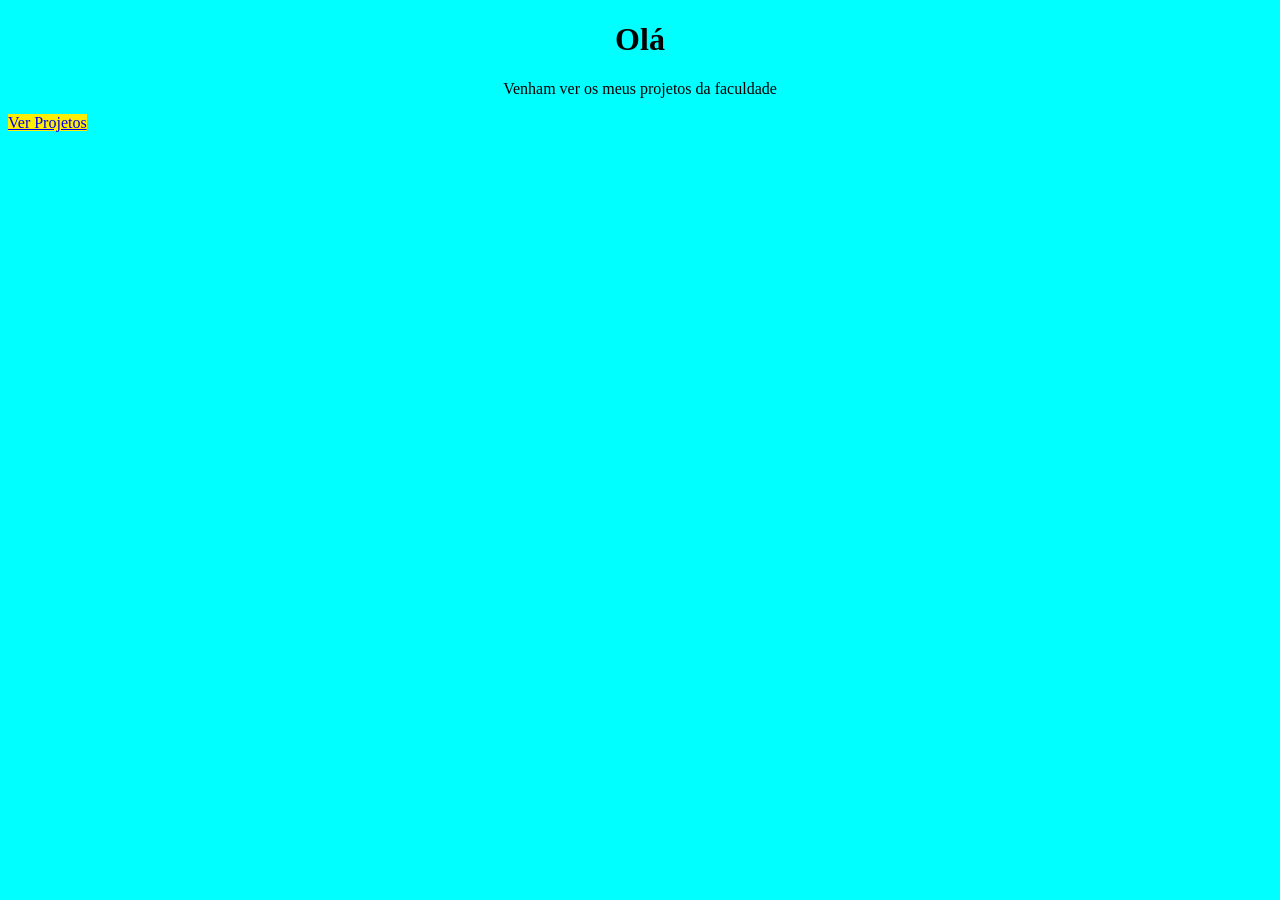
<file: index.html>
<!DOCTYPE html>
<html lang="en">
<head>
    <meta charset="UTF-8">
    <meta name="viewport" content="width=device-width, initial-scale=1.0">
    <title>Esqueleto</title>
    <link href="css.css" rel="stylesheet">
</head>
<body>

    <h1>Olá</h1>

    <p>Venham ver os meus projetos da faculdade</p>

    <a href="project.html">Ver Projetos</a>
    
</body>
</html>
</file>
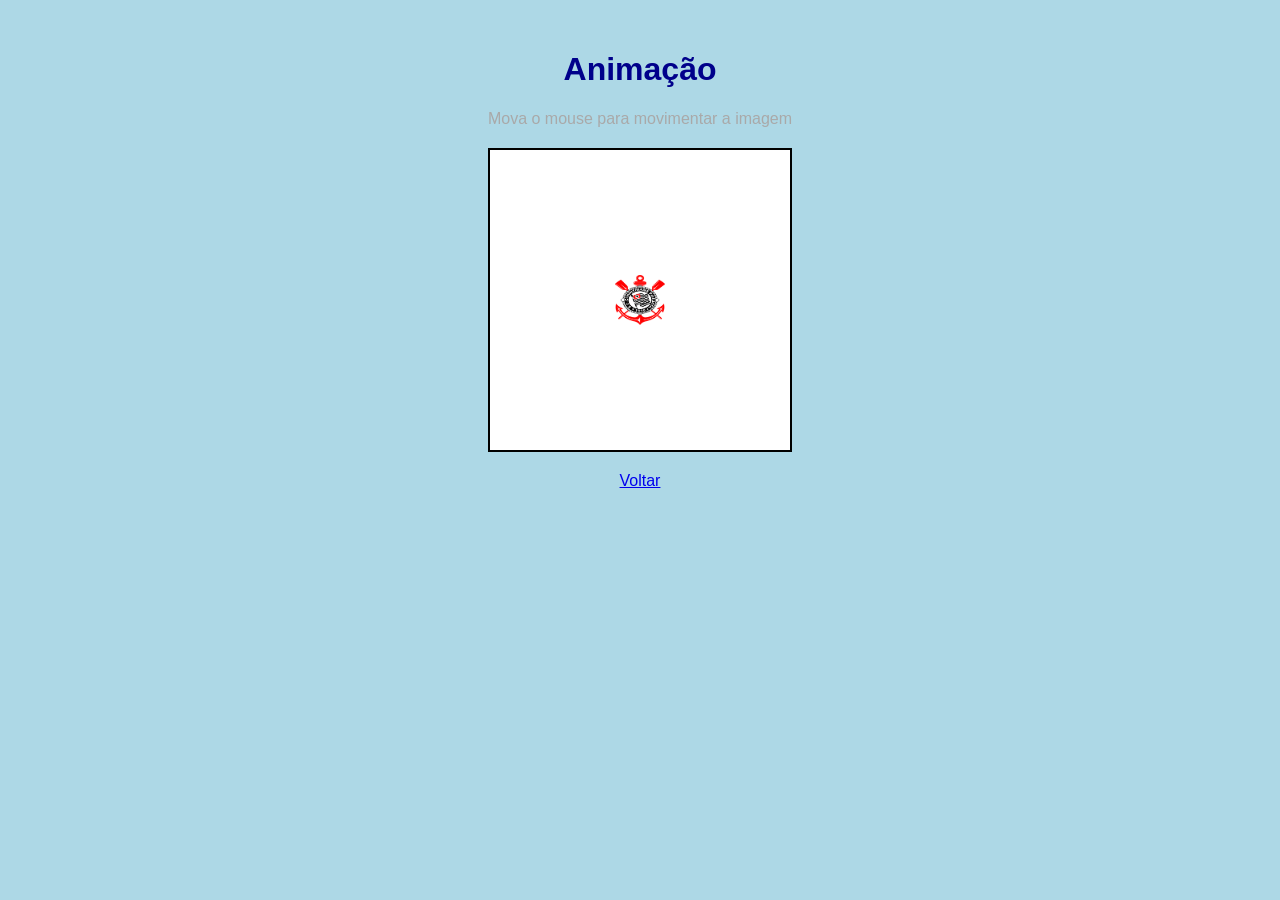
<file: animation.html>
<!DOCTYPE html>
<html lang="en">
<head>
    <meta charset="UTF-8">
    <meta name="viewport" content="width=device-width, initial-scale=1.0">
    <title>Animation</title>
    <link href="animation.css" rel="stylesheet">
</head>
<body>
    <h1>Animação</h1>

    <p>Mova o mouse para movimentar a imagem</p>

    <canvas id="meuCanvas" width="300" height="300"></canvas>

    <a href="project.html">Voltar</a>
    
    <script src="animation.js"></script>
</body>
</html>
</file>
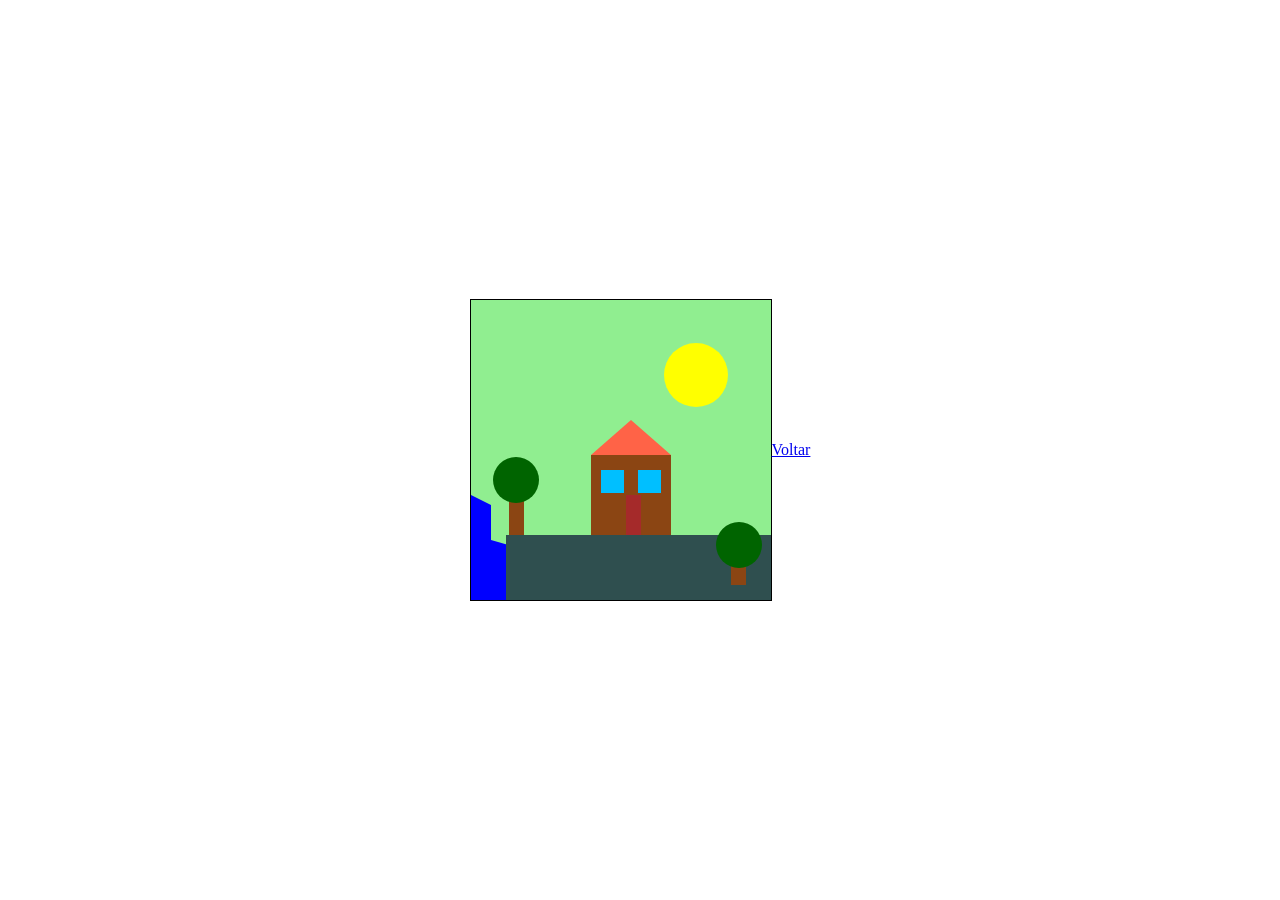
<file: canvas.html>
<!DOCTYPE html>
<html lang="en">
<head>
    <meta charset="UTF-8">
    <meta name="viewport" content="width=device-width, initial-scale=1.0">
    <title>Canvas</title>
    <link href="canvas.css" rel="stylesheet">
</head>
<body>

    <canvas id="meuCanvas" width="300" height="300"></canvas>

    <a href="project.html">Voltar</a>
    
    <script src="canvas.js"></script>
</body>
</html>
</file>
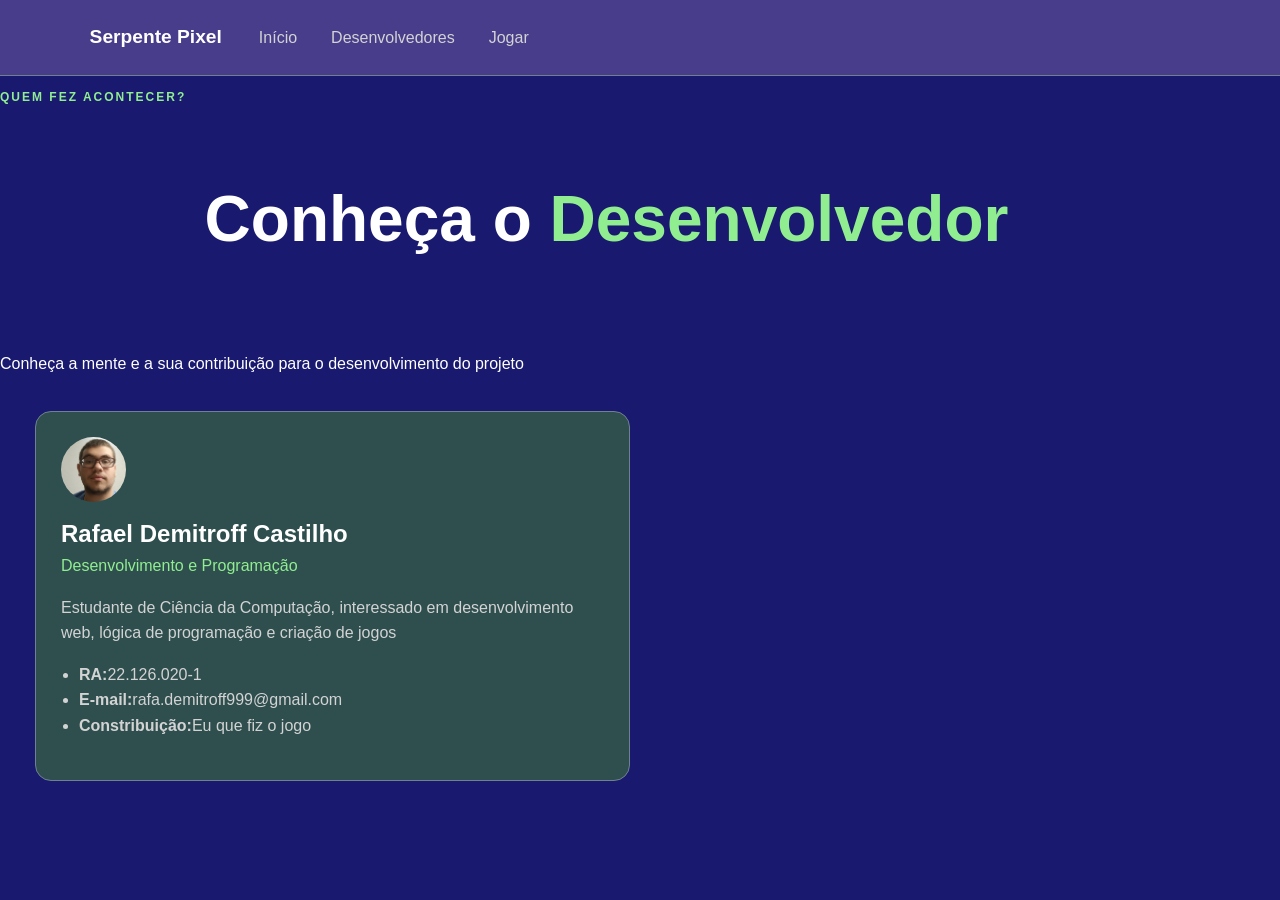
<file: desenvolvedores.html>
<!DOCTYPE html>
<html lang="en">
<head>
    <meta charset="UTF-8">
    <meta name="viewport" content="width=device-width, initial-scale=1.0">
    <title>Desenvolvedores</title>
    <link href="style.css" rel="stylesheet">
</head>
<body>
    <header class="site-header">
        <a class="logo" href="index.html">Serpente Pixel</a>

        <nav>
            <a href="project.html">Início</a>
            <a href="active" href="">Desenvolvedores</a>
            <a href="jogo.html">Jogar</a>
        </nav>
    </header>

    <main class="page-wrap">
        <p class="eyebrow">QUEM FEZ ACONTECER?</p>

        <h1>Conheça o <span>Desenvolvedor</span></h1>

        <p class="page-intro">
            Conheça a mente e a sua contribuição para o desenvolvimento do projeto
        </p>
    </main>

    <section class="developer-grid">
        <article class="developer-card">
            <div class="avatar"> 
                <img src="fotodorafa.jpeg" alt="Foto do Desenvolvedor"> 
            </div>

            <h2>Rafael Demitroff Castilho</h2>

            <p class="role">Desenvolvimento e Programação</p>

            <p>
                Estudante de Ciência da Computação, interessado em desenvolvimento web, lógica de programação e criação de jogos
            </p>

            <ul>
                <li><strong>RA:</strong>22.126.020-1</li>
                <li><strong>E-mail:</strong>rafa.demitroff999@gmail.com</li>
                <li><strong>Constribuição:</strong>Eu que fiz o jogo</li>
            </ul>
        </article>
    </section>
    
    <script src="game.js" type="text/javascript"></script>
</body>
</html>
</file>
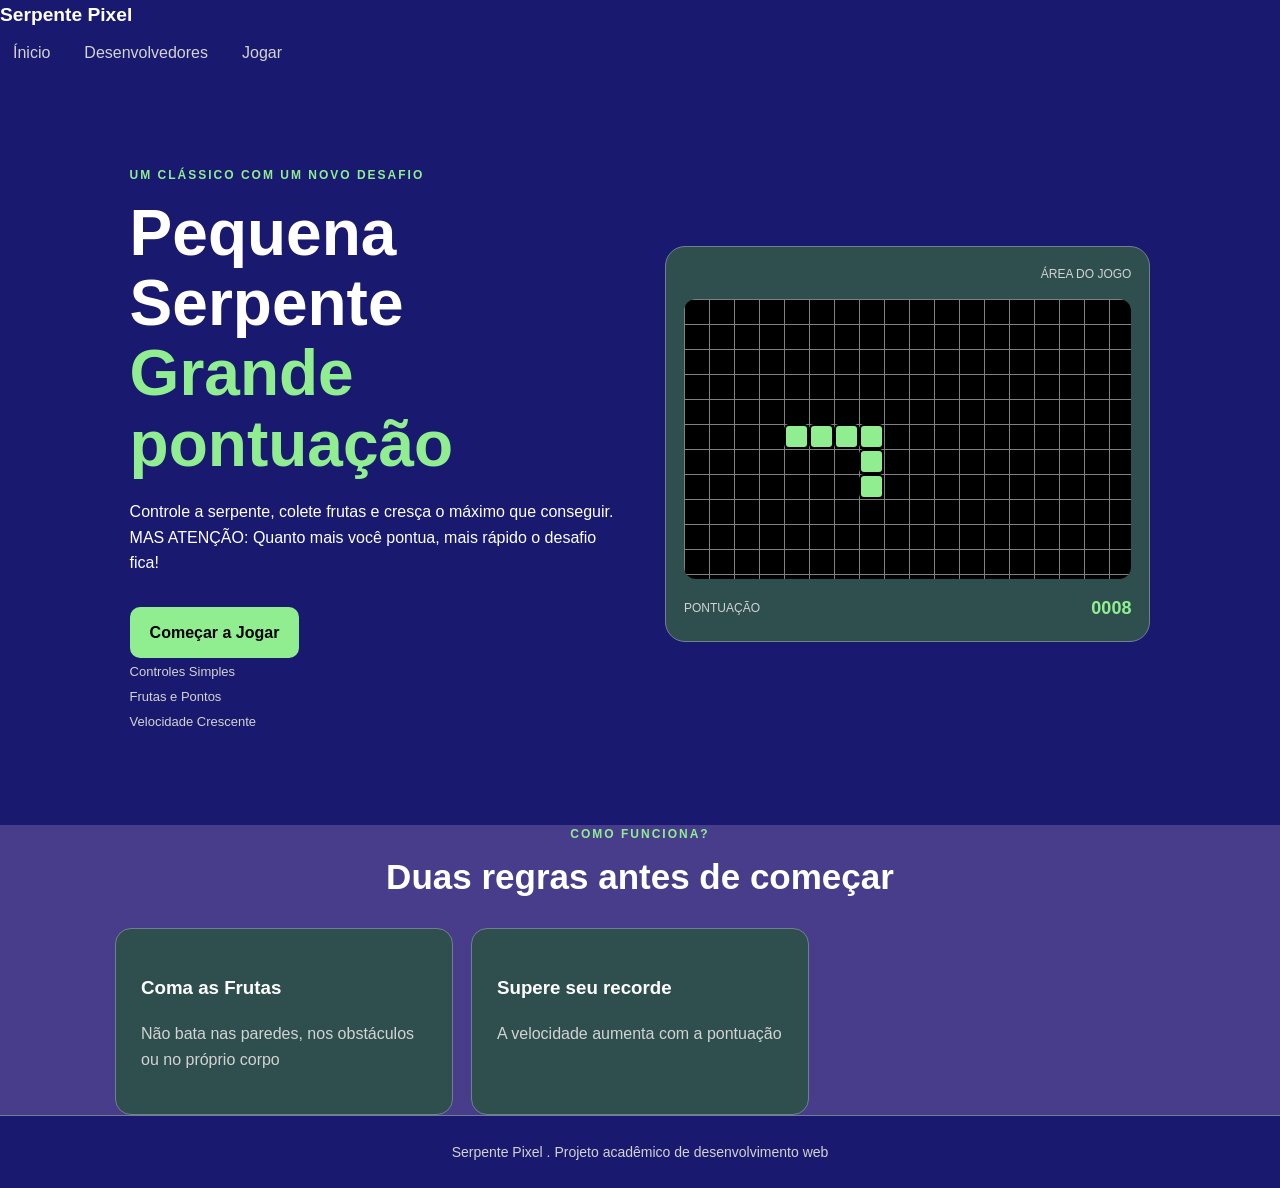
<file: inicial.html>
<!DOCTYPE html>
<html lang="en">
<head>
    <meta charset="UTF-8">
    <meta name="viewport" content="width=device-width, initial-scale=1.0">
    <title>Serpente Pixel | Início </title>
    <link href="style.css" rel="stylesheet">
</head>
<body>
    <header class="ste-header">
        <a class="logo" href="">Serpente Pixel</a>

        <nav>
            <a class="active" href="project.html">Ínicio</a>
            <a href="desenvolvedores.html">Desenvolvedores</a>
            <a href="jogo.html">Jogar</a>
        </nav>
    </header>

    <main class="hero">
        <section class="hero-copy">
            <p class="eyebrow">UM CLÁSSICO COM UM NOVO DESAFIO</p>

            <h1>
                Pequena Serpente <br>
                <span>Grande pontuação</span>
            </h1>

            <p>
                Controle a serpente, colete frutas e cresça o máximo que conseguir. MAS ATENÇÃO: Quanto mais você pontua, mais rápido o desafio fica!
            </p>

            <a class="button" href="jogo.html">Começar a Jogar</a>

            <div class="feature-row">
                <div>
                    <strong></strong>
                    <span>Controles Simples</span>
                </div>

                <div>
                    <strong></strong>
                    <span>Frutas e Pontos</span>
                </div>

                <div>
                    <strong></strong>
                    <span>Velocidade Crescente</span>
                </div>
            </div>
        </section>

        <section class="preview-card">
            <div class="preview-top">
                <span></span>
                <span>ÁREA DO JOGO</span>
            </div>

            <div class="mini-board">
                <span class="snake s1"></span>
                <span class="snake s2"></span>
                <span class="snake s3"></span>
                <span class="snake s4"></span>
                <span class="snake s5"></span>
                <span class="snake s6"></span>
                <span class="fruit"></span>
            </div>

            <div class="preview-score">
                <span>PONTUAÇÃO</span>
                <strong>0008</strong>
            </div>
        </section>
    </main>

    <section class="how-section">
        <p class="eyebrow">COMO FUNCIONA?</p>
        <h2>Duas regras antes de começar</h2>

        <div class="cards">
            <article class="info-card">
                <span class="card-icon"></span>
                <h3>Coma as Frutas</h3>
                <p>Não bata nas paredes, nos obstáculos ou no próprio corpo</p>
            </article>

            <article class="info-card">
                <span class="card-icon"></span>
                <h3>Supere seu recorde</h3>
                <p>A velocidade aumenta com a pontuação</p>
            </article>
        </div>
    </section>

    <footer>
        Serpente Pixel . Projeto acadêmico de desenvolvimento web
    </footer>

    <script src="game.js" type="text/javascript"></script>
</body>
</html>
</file>
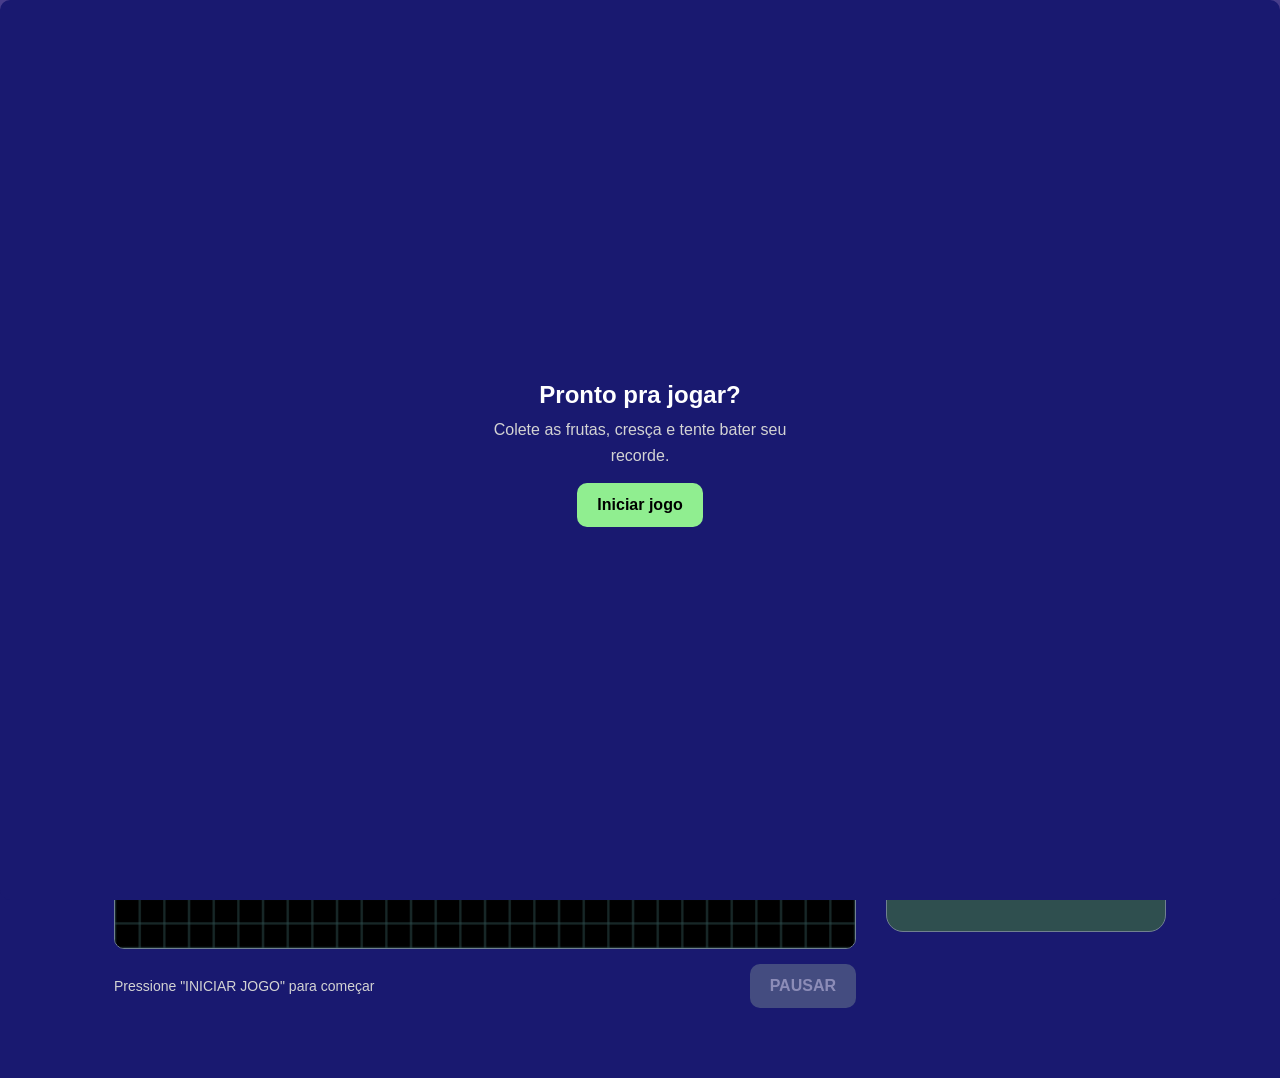
<file: jogo.html>
<!DOCTYPE html>
<html lang="en">
<head>
    <meta charset="UTF-8">
    <meta name="viewport" content="width=device-width, initial-scale=1.0">
    <title>Serpente Pixel | Jogar</title>
    <link href="style.css" rel="stylesheet">
</head>
<body>
    <header class="site-header">
        <a class="logo" href="index.html">Serpente Pixel</a>

        <nav>
            <a href="project.html">Início</a>
            <a href="desenvolvedores.html">Desenvolvedor</a>
            <a class="active" href="">Jogar</a>
        </nav>
    </header>

    <main class="game-layout">
        <section class="game-heading">
            <p class="eyebrow">HORA DO DESAFIO</p>

            <h1>Serpente <span>Pixel</span></h1>

            <p>
                Use as setas ou WASD para se movimentar. <br>
                Pegue as frutas e não encoste nos obstáculos
            </p>
        </section>

        <section class="game-pixel">
            <div class="stats">
                <div>
                    <span>PONTUAÇÃO</span>
                    <strong id="score">0</strong>
                </div>

                <div>
                    <span>RECORDE</span>
                    <strong id="best">0</strong>
                </div>

                <div>
                    <span>VELOCIDADE</span>
                    <strong id="level">1</strong>
                </div>
            </div>

            <div class="canvas=wrap">
                <canvas id="gameCanvas" width="600" height="400" aria-label="Tabuleiro do jogo Serpente Pixel"></canvas>

                <div id="overlay" class="game-overlay">
                    <div class="overlay-icon"></div>

                    <h2 id="overlayTitle">Pronto pra jogar?</h2>

                    <p id="overlayText">
                        Colete as frutas, cresça e tente bater seu recorde.
                    </p>

                    <button id="startBtn" class="button" type="button">Iniciar jogo</button>
                </div>
            </div>

            <div class="game-actions">
                <p id="status" aria-live="polite">
                    Pressione "INICIAR JOGO" para começar
                </p>

                <button id="pauseBtn" 
                class="button button-secondary" 
                type="button" 
                disabled>
                PAUSAR
                </button>
            </div>
        </section>

        <aside class="instructions">
            <h2>Como Jogar</h2>

            <div class="control-line">
                <kbd>Seta pra Cima</kbd>
                <kbd>Seta pra Esquerda</kbd>
                <kbd>Seta pra Baixo</kbd>
                <kbd>Seta pra Direita</kbd>
                <span>ou use W A S D</span>
            </div>

            <ul>
                <li>Cada fruta vale <strong>10 pontos</strong>.</li>
                <li>A serpente cresce ao comer.</li>
                <li>A velocidade aumenta a cada 50 pontos</li>
                <li>Evite as paredes ou blocos e seu próprio corpo.</li>
                <li>Pressione Espaço para pausar ou continuar</li>
            </ul>

            <p class="small-note">
                Dica: Planeje suas curvas com atecedência para não ficar preso
            </p>
        </aside>
    </main>
    
    <script src="game.js" type="text/javascript"></script>
</body>
</html>
</file>
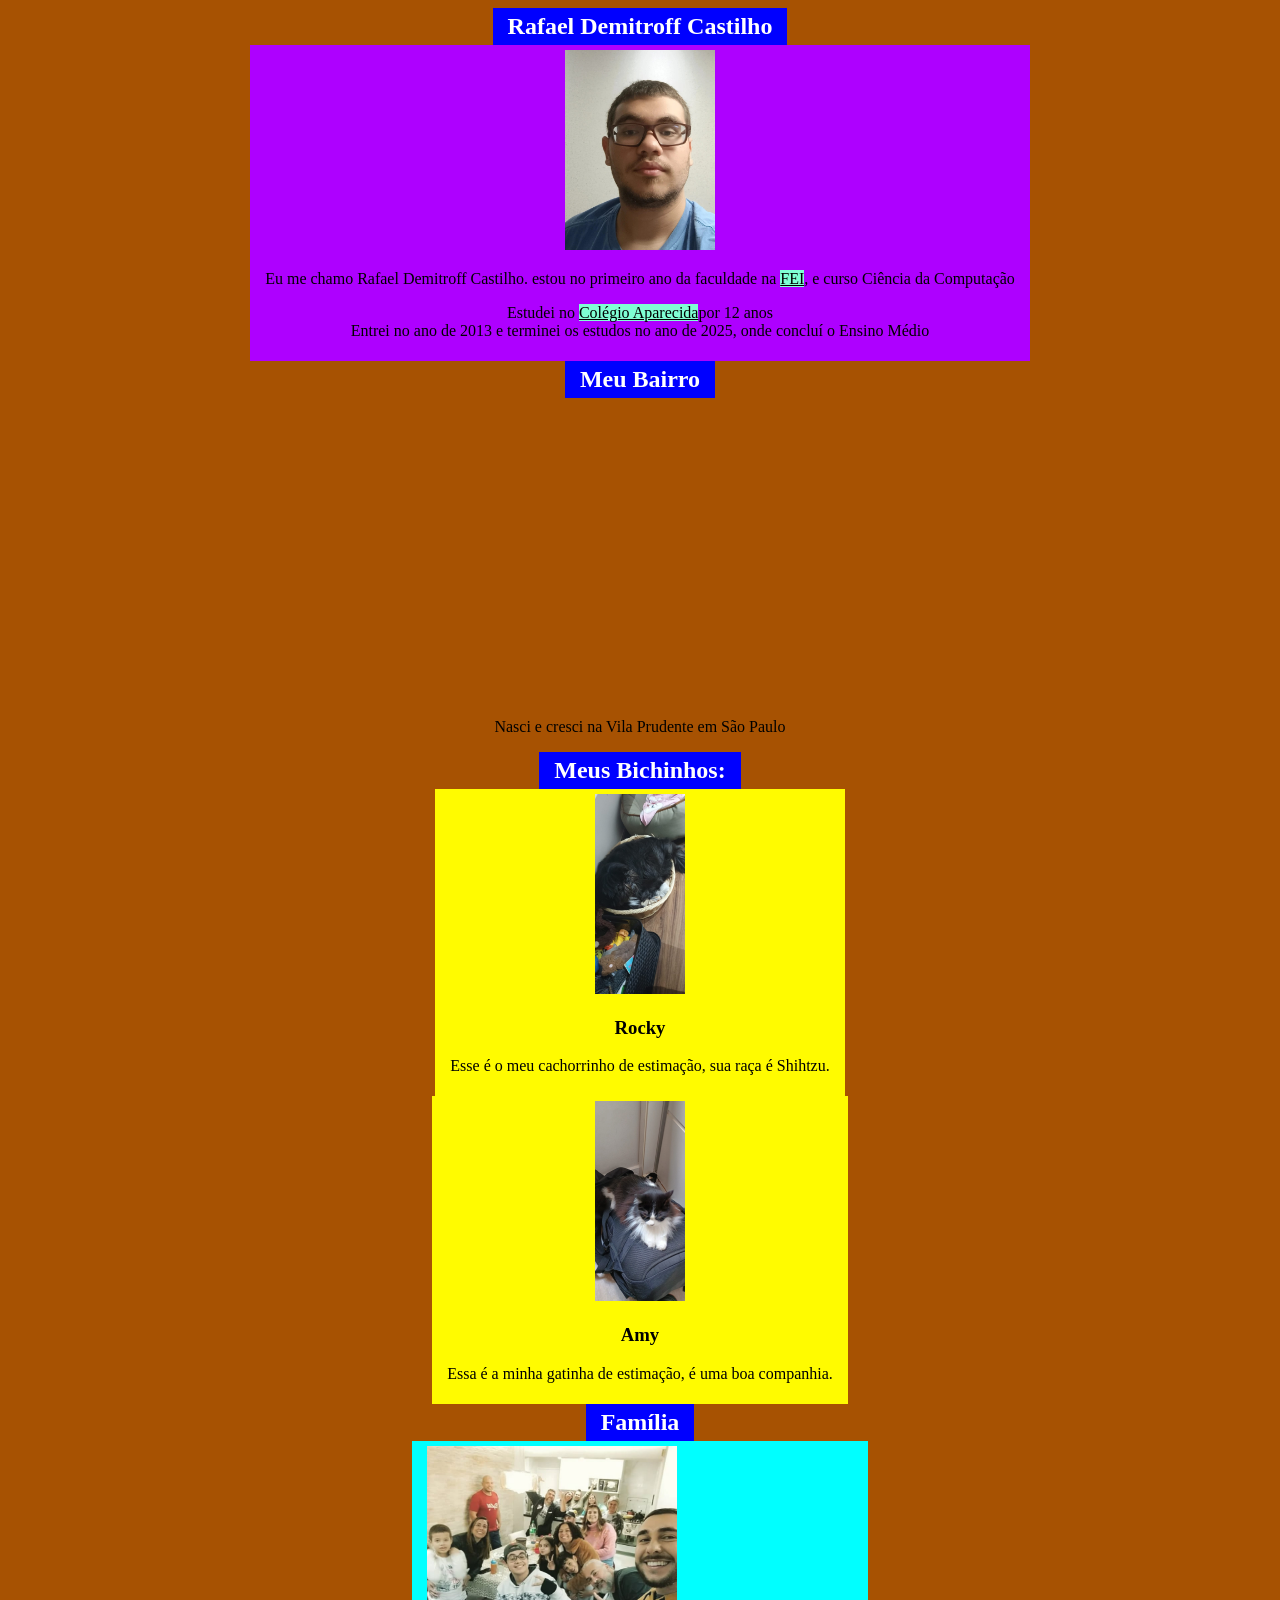
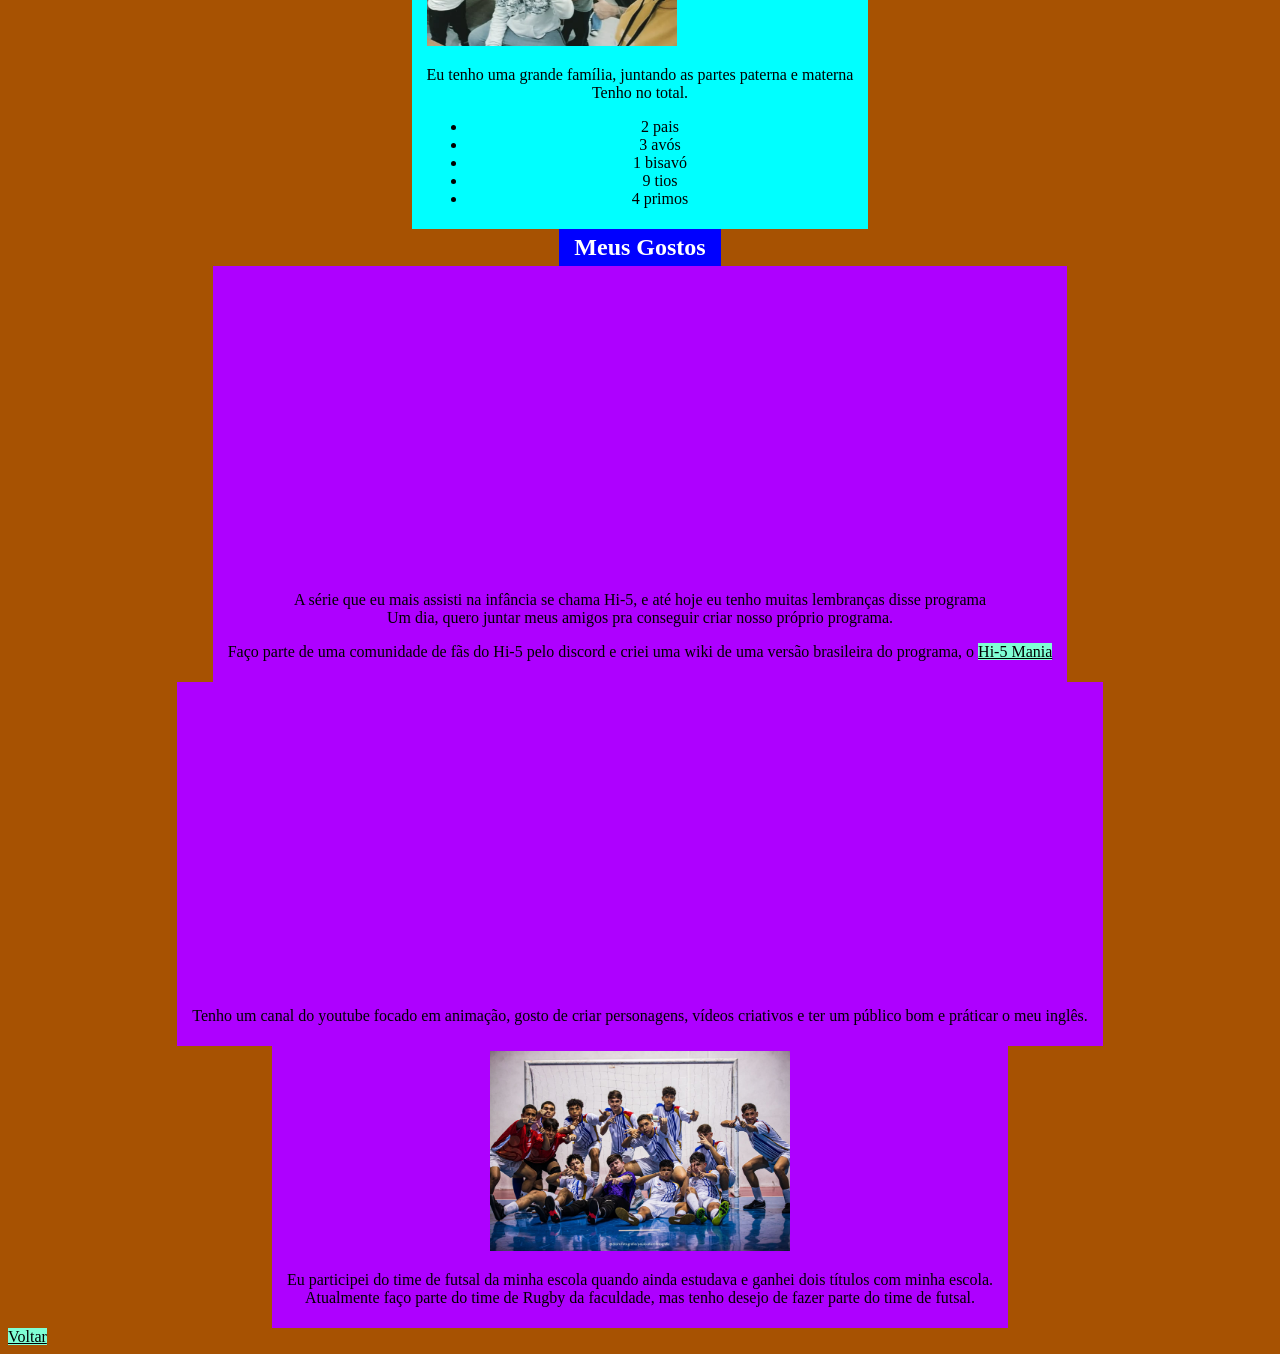
<file: lab1.html>
<!DOCTYPE html>
<html lang="en">
<head>
    <meta charset="UTF-8">
    <meta name="viewport" content="width=device-width, initial-scale=1.0">
    <title>Rafael</title>
    <link href="lab1.css" rel="stylesheet">
</head>
<body>
    
    <h2>Rafael Demitroff Castilho</h2>

    <div class="eumesmo">
        <img src="fotominha.jpeg" height="200" weight="200">

        <p>Eu me chamo Rafael Demitroff Castilho. estou no primeiro ano da faculdade na <a href="https://portal.fei.edu.br/">FEI</a>, e curso Ciência da Computação</p>

        <p>Estudei no <a href="https://colegioaparecida.com.br/">Colégio Aparecida</a>por 12 anos <br> Entrei no ano de 2013 e terminei os estudos no ano de 2025, onde concluí o Ensino Médio</p>
    </div>

        <h2>Meu Bairro</h2>

        <iframe src="https://www.google.com/maps/embed?pb=!1m18!1m12!1m3!1d7313.375782267789!2d-46.58900795469598!3d-23.579650432092972!2m3!1f0!2f0!3f0!3m2!1i1024!2i768!4f13.1!3m3!1m2!1s0x94ce5c0fdefc2d8d%3A0x3d63aaeef542076f!2sVila%20Prudente%2C%20S%C3%A3o%20Paulo%20-%20SP!5e0!3m2!1spt-BR!2sbr!4v1787610157782!5m2!1spt-BR!2sbr" width="600" height="450" style="border:0;" allowfullscreen="" loading="lazy" referrerpolicy="strict-origin-when-cross-origin"></iframe>

        <p>Nasci e cresci na Vila Prudente em São Paulo</p>

    <div class="bichinhos">

        <h2>Meus Bichinhos:</h2>

        <div class="bichinho">
            <img src="fotorocky.jpeg" alt="meu cachorro de estimação">

            <div class="textobicho">
                <h3>Rocky</h3>
                <p>Esse é o meu cachorrinho de estimação, sua raça é Shihtzu.</p>
            </div>
        </div>
    </div>

    <div class="bichinho">
            <img src="fotoamy.jpeg" alt="minha gata de estimação">

            <div class="textobicho">
                <h3>Amy</h3>
                <p>Essa é a minha gatinha de estimação, é uma boa companhia.</p>
            </div>
        </div>
    </div>

    <h2>Família</h2>

    <div class="familia">
        <img src="fotofamilia.jpeg" height="200" weight="200">
    

        <p>Eu tenho uma grande família, juntando as partes paterna e materna
            <br> Tenho no total.
        </p>

        <ul>
            <li>2 pais</li>
            <li>3 avós</li>
            <li>1 bisavó</li>
            <li>9 tios</li>
            <li>4 primos</li>
            </ul>
    </div>

    <h2>Meus Gostos</h2>

        <div class="hi5">
            <iframe width="560" height="315" src="https://www.youtube.com/embed/5Gj7TM77eoo?si=PszwLlzar3yCryer" title="YouTube video player" frameborder="0" allow="accelerometer; autoplay; clipboard-write; encrypted-media; gyroscope; picture-in-picture; web-share" referrerpolicy="strict-origin-when-cross-origin" allowfullscreen></iframe>

            <p>A série que eu mais assisti na infância se chama Hi-5, e até hoje eu tenho muitas lembranças disse programa <br> Um dia, quero juntar meus amigos pra conseguir criar nosso próprio programa.</p>
            <p>Faço parte de uma comunidade de fãs do Hi-5 pelo discord e criei uma wiki de uma versão brasileira do programa, o <a href="https://hi5fanon.fandom.com/wiki/Hi-5_Mania">Hi-5 Mania</a></p>
        </div>


        <div class="video2">
            <iframe width="560" height="315" src="https://www.youtube.com/embed/HoF019K4-PI?si=1jBCtcZNPDl75k3G" title="YouTube video player" frameborder="0" allow="accelerometer; autoplay; clipboard-write; encrypted-media; gyroscope; picture-in-picture; web-share" referrerpolicy="strict-origin-when-cross-origin" allowfullscreen></iframe>

            <p>Tenho um canal do youtube focado em animação, gosto de criar personagens, vídeos criativos e ter um público bom e práticar o meu inglês.</p>
        </div>

    <div class="fut">
        <img src="fotofutsal.jpeg" height="300" weight="300">

        <p>Eu participei do time de futsal da minha escola quando ainda estudava e ganhei dois títulos com minha escola. <br> Atualmente faço parte do time de Rugby da faculdade, mas tenho desejo de fazer parte do time de futsal.</p>
    </div>

    <a href="project.html">Voltar</a>
    
</body>
</html>
</file>
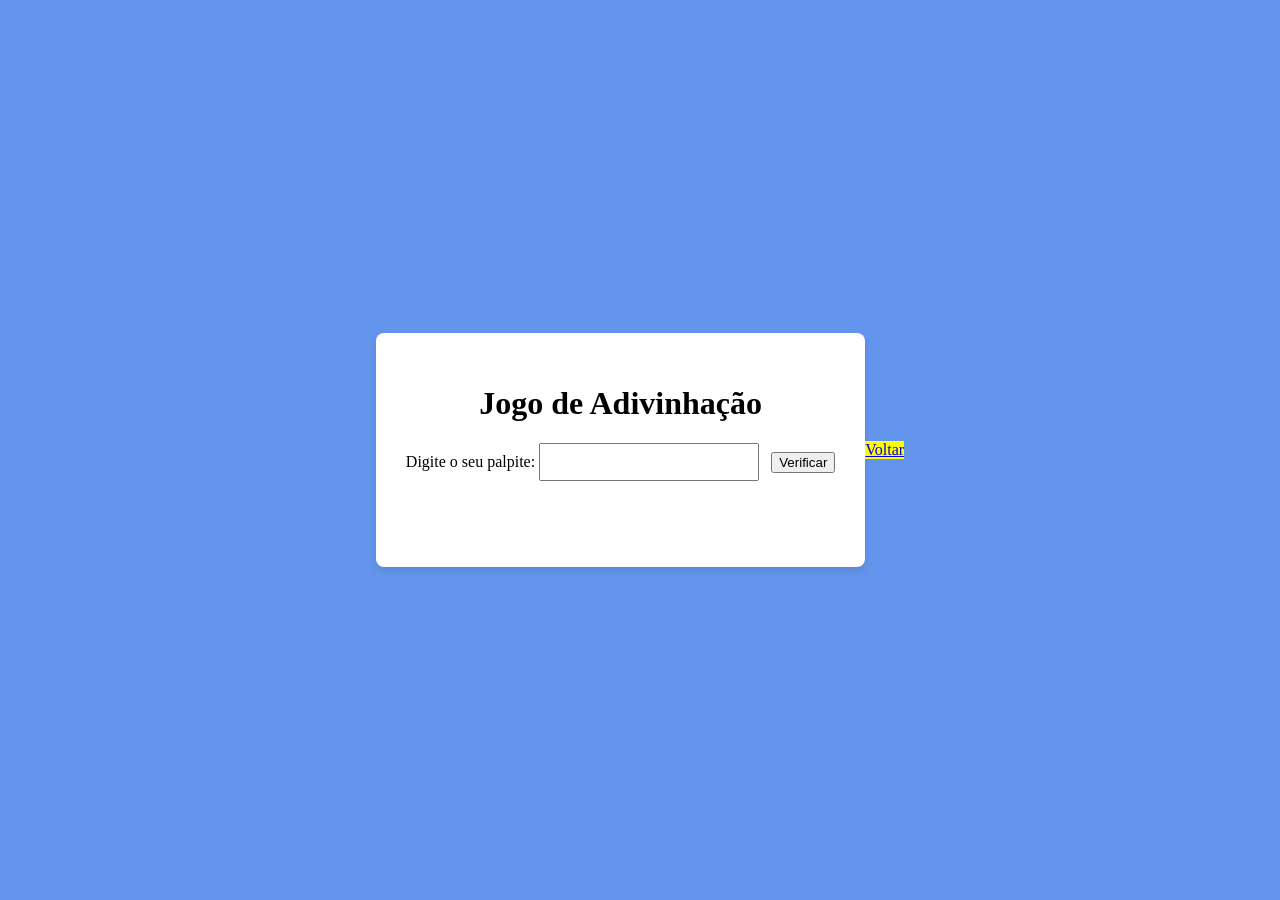
<file: lab4.html>
<!DOCTYPE html>
<html lang="en">
<head>
    <meta charset="UTF-8">
    <meta name="viewport" content="width=device-width, initial-scale=1.0">
    <title>Adivinhação</title>
    <link href="lab4.css" rel="stylesheet">
</head>
<body>
    
    <div id="container">
        <h1>Jogo de Adivinhação</h1>

        <label for="palpite">Digite o seu palpite:</label>
        <input type="number" id="palpite">

        <input type="button" onclick="verificarPalpite()" value="Verificar">

        <p id="mensagem"></p>
    </div>

    <a href="project.html">Voltar</a>

    <script src="lab4.js"></script>
</body>
</html>
</file>
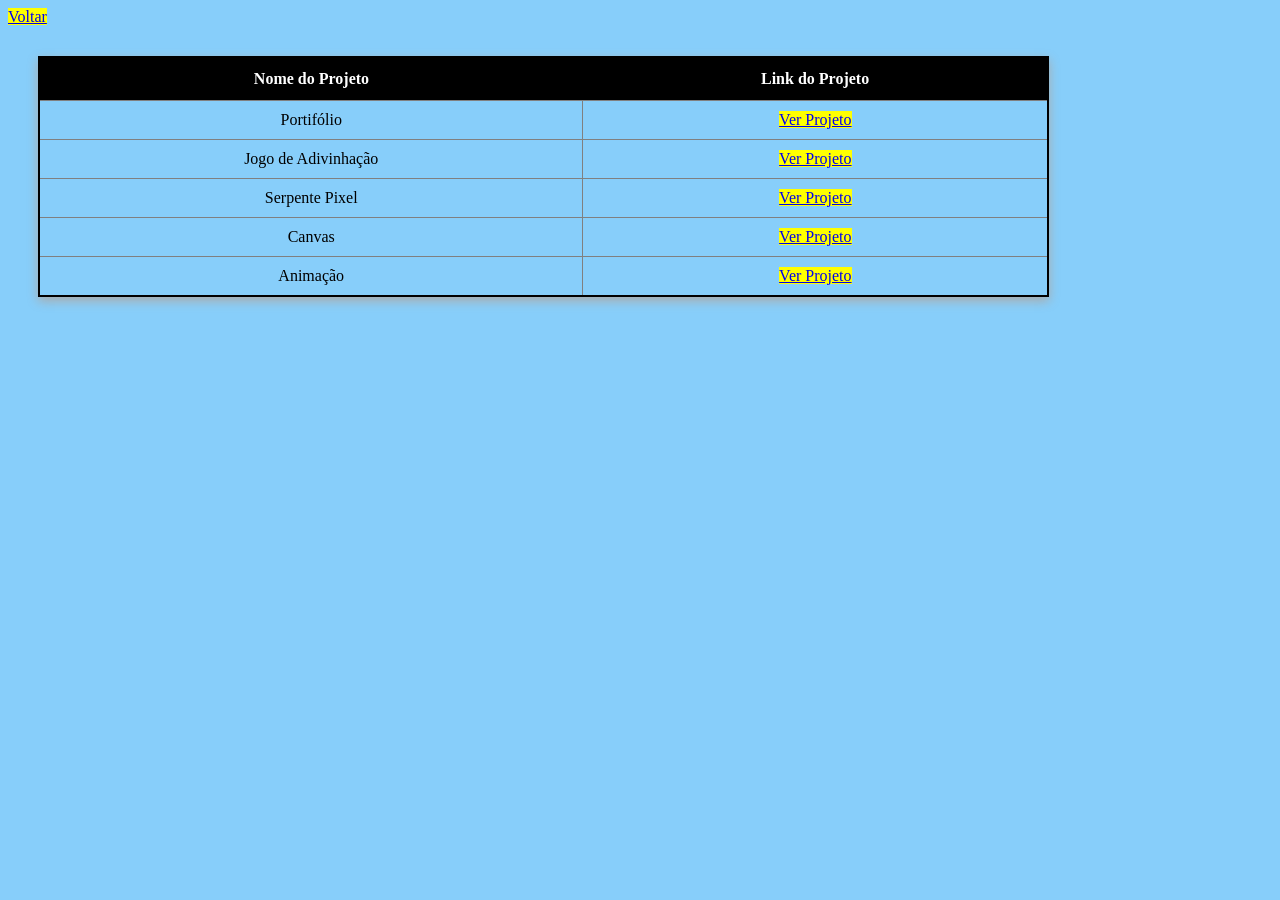
<file: project.html>
<!DOCTYPE html>
<html lang="en">
<head>
    <meta charset="UTF-8">
    <meta name="viewport" content="width=device-width, initial-scale=1.0">
    <title>Projetos</title>
    <link href="projs.css" rel="stylesheet">
</head>
<body>

    <a href="index.html">Voltar</a>

    <table>
        <tr>
            <th>Nome do Projeto</th>
            <th>Link do Projeto</th>
        </tr>
        <tr>
            <td>Portifólio</td>
            <td><a href="lab1.html">Ver Projeto</a></td>
        </tr>
        <tr>
            <td>Jogo de Adivinhação</td>
            <td><a href="lab4.html">Ver Projeto</a></td>
        </tr>
        <tr>
            <td>Serpente Pixel</td>
            <td><a href="inicial.html">Ver Projeto</a></td>
        </tr>
        <tr>
            <td>Canvas</td>
            <td><a href="canvas.html">Ver Projeto</a></td>
        </tr>
        <tr>
            <td>Animação</td>
            <td><a href="animation.html">Ver Projeto</a></td>
        </tr>
    </table>

    
</body>
</html>
</file>
<file: css.css>
body {
    background-color: aqua;
}

h1 {
    text-align: center;
}

p {
    text-align: center;
}

a {
    background-color: rgb(255, 238, 0);
    text-align: center;
}

a:hover {
    color: rgb(153, 0, 255)
}
</file>
<file: animation.css>
body {
    background-color: lightblue;
    font-family: Arial, Helvetica, sans-serif;
    text-align: center;
    margin: 0;
    padding: 30px;
}

h1 {
    color: darkblue;
}

p {
    color: darkgray;
}

canvas {
    display: block;
    margin: 20px auto;
    background-color: white;
    border: 2px solid black;
}
</file>
<file: canvas.css>
body {
    margin: 0;
    min-height: 100vh;
    background-color: white;
    display: flex;
    justify-content: center;
    align-items: center;
}

canvas {
    width: 300px;
    height: 300px;
    border: 1px solid black;
}
</file>
<file: style.css>
:root {
    --bg: midnightblue;
    --panel: darkslategray;
    --text: white;
    --muted: lightgray;
    --green: lightgreen;
    --border: slategray;
    --red: red;
}

* {
    box-sizing: border-box;
}

html {
    scroll-behavior: smooth;
}

body {
    margin: 0;
    background: var(--bg);
    color: var(--text);
    font-family: Arial, Helvetica, sans-serif;
    line-height: 1.6;
}

a {
    color: inherit;
    text-decoration: none;
}



.site-header {
    min-height: 76px;
    padding: 15px 7%;
    display: flex;
    align-items: center;
    justify-content: space-beetween;
    gap: 24px;
    background: darkslateblue;
    border-bottom: 1px solid var(--border);
}

.logo {
    font-size: 1.2rem;
    font-weight: bold;
}

nav {
    display: flex;
    flex-wrap: wrap;
    gap: 8px;
}

nav a {
    color: var(--muted);
    padding: 9px 13px;
    border-radius: 9px;
}

nav a:hover, nav a:active {
    color: black;
    background: var(--green);
}

.eyebrow {
    color: var(--green);
    letter-spacing: 2px;
    font-size: 12px;
    font-weight: bold;
}

h1 {
    font-size: clamp(38px, 5vw, 65px);
    line-height: 1.1;
    margin: 12px 0 20px;
}

h1 span {
    color: var(--green);
}

h2 {
    line-height: 1.2;
}

.button {
    display: inline-flex;
    align-items: center;
    justify-content: center;
    border: none;
    border-radius: 10px;
    padding: 13px 20px;
    margin-top: 15px;
    background: var(--green);
    color: black;
    font-size: 16px;
    font-weight: bold;
    cursor: pointer;
}

.button:hover {
    background: palegreen;
}

.button:disabled {
    opacity: 0.5;
    cursor: not-allowed;
}

.button-secondary {
    color: white;
    background: slategray;
    margin: 0;
}

.button-secondary:hover {
    background: gray;
}

.hero {
    max-width: 1200px;
    margin: auto;
    padding: 80px 7%;
    display: grid;
    grid-template-columns: 1fr 1fr;
    align-items: center;
    gap: 50px;
}

.hero-copy > p:not(.eyebrow)
.game-heading > p:not(.eyebrow)
.page-intro {
    color: var(--muted);
    max-width: 590px;
}

.feature-row div {
    display: grid;
    gap: 4px;
}

.feature-row strong {
    font-size: 22px;
}

.feature-row span {
    color: var(--muted);
    font-size: 13px;
}

.preview-card {
    padding: 18px;
    background: var(--panel);
    border: 1px solid var(--border);
    border-radius: 20px;
}

.preview-top,
.preview-score {
    display: flex;
    justify-content: space-between;
    align-items: center;
    color: var(--muted);
    font-size: 12px;
}

.preview-top span:first-child {
    color: var(--green);
}

.mini-board {
    height: 280px;
    margin: 15px 0;
    border-radius: 12px;
    position: relative;
    overflow: hidden;
    background-color: black;
    background-image: 
    linear-gradient(gray 1px, transparent 1px),
    linear-gradient(90deg, gray 1px, transparent 1px);
    background-size: 25px 25px;
}

.snake {
    position: absolute;
    width: 25px;
    height: 25px;
    background: var(--green);
    border: 2px solid black;
    border-radius: 5px;
}

.s1 {left: 100px; top: 125px;}
.s2 {left: 125px; top: 125px;}
.s3 {left: 150px; top: 125px;}
.s4 {left: 175px; top: 125px;}
.s5 {left: 175px; top: 150px;}
.s6 {left: 175px; top: 175px;}

.fruit {
    position: absolute;
    left: 280px;
    top: 175px;
    font-size: 25px;
}

.preview-score strong {
    color: var(--green);
    font-size: 18px;
}

.how-section {
    background: darkslateblue;
    padding: 60px 7% 7 5px;
    text-align: center;
}

.how-section h2 {
    font-size: 35px;
    margin: 10px 0 30px;
}

.cards {
    max-width: 1050px;
    margin: auto;
    display: grid;
    grid-template-columns: repeat(3, 1fr);
    gap: 18px;
    text-align: left;
}

.info-card,
.developer-card {
    padding: 25px;
    background: var(--panel);
    border: 1px solid var(--border);
    border-radius: 16px;
}

.card-icon {
    font-size: 30px;
}

.info-card p,
.developer-card p,
.developer-card li {
    color: var(--muted);
}

.page-wrap h1 {
    max-width: 1050px;
    margin: auto;
    padding: 65px 7% 80px;
}

.developer-grid {
    display: grid;
    grid-template-columns: repeat(2, minmax(0, 1fr));
    gap: 20px;
    margin: 35px;
}

.avatar {
    width: 65px;
    height: 65px;
    border-radius: 50%;
    overflow: hidden;
    background: seagreen;
}

.avatar img {
    width: 100%;
    height: 100%;
    object-fit: cover;
    display: block;
}

.developer-card h2 {
    margin: 18px 0 0;
}

.developer-card .role {
    color: var(--green);
    margin-top: 4px;
}

.developer-card ul {
    padding-left: 18px;
    overflow-wrap: anywhere;
}

.notice {
    margin-top: 25px;
    border-left: 3px solid var(--green);
    background: darkgreen;
    padding: 15px 18px;
    border-radius: 0 10px 10px 0;
    color: white;
}

.game-layout {
    max-width: 1180px;
    margin: auto;
    padding: 45px 5% 70px;
    display: grid;
    grid-template-columns: minmax(0, 1fr) 280px;
    gap: 20px 30px;
}

.game-heading {
    grid-column: 1 / -1;
}

.game-heading h1 {
    font-size: clamp(40px, 4vw, 58px);
    margin-bottom: 10px;
}

.game-panel {
    min-width: 0;
    padding: 18px;
    background: var(--panel);
    border: 1px solid var(--border);
    border-radius: 17px;
}

.stats {
    display: flex;
    flex-direction: column;
    background: black;
    border-radius: 10px;
    padding: 10px 13px;
}

.stats span {
    color: var(--muted);
    font-size: 11px;
    letter-spacing: 1px;
}

.stats strong {
    font-size: 23px;
    color: var(--green);
}

.canvas-wrap {
    position: relative;
    width: 100%;
}

canvas {
    display: block;
    width: 100%;
    height: auto;
    background: black;
    border-radius: 10px;
    border: 1px solid var(--border);
}

.game-overlay {
    position: absolute;
    inset: 0;
    display: flex;
    flex-direction: column;
    align-items: center;
    justify-content: center;
    text-align: center;
    padding: 20px;
    border-radius: 10px;
    background: midnightblue;
}

.game-overlay.hidden {
    display: none !important;
}

.overlay-icon {
    font-size: 40px;
}

.game-overlay h2 {
    margin: 8px 0;
}

.game-overlay p {
    color: var(--muted);
    max-width: 330px;
    margin: 0;
}

.game-actions {
    display: flex;
    align-items: center;
    justify-content: space-between;
    gap: 12px;
    margin-top: 15px;
}

.game-actions p {
    color: var(--muted);
    font-size: 14px;
    margin: 0;
}

.instructions {
    padding: 22px;
    align-self: start;
    background: var(--panel);
    border: 1px solid var(--border);
    border-radius: 17px;
}

.instructions h2 {
    margin-top: 0;
}

.instructions ul {
    padding-left: 20px;
    color: var(--muted);
}

.instructions li {
    margin: 12px 0;
}

.control-line {
    display: flex;
    align-items: center;
    flex-wrap: wrap;
    gap: 5px;
}

kbd {
    padding: 5px 9px;
    border: 1px solid var(--border);
    border-radius: 5px;
    background: black;
    box-shadow: 0 2px gray;
}

.control-line span {
    font-size: 12px;
    color: var(--muted);
    margin-left: 4px;
}

.small-note {
    color: var(--green);
    font-size: 14px;
}

footer {
    padding: 25px 7%;
    border-top: 1px solid var(--border);
    text-align: center;
    color: var(--muted);
    font-size: 14px;
}

@media (max-width: 800px) {
    .hero {
        grid-template-columns: 1fr;
        gap: 35px;
        padding-top: 55px;
    }

    .cards {
        grid-template-columns: 1fr;
    }

    .game-layout {
        grid-template-columns: 1fr;
        padding-inline: 4%;
    }

    .game-heading {
        grid-column: auto;
    }

    .instructions {
        order: 2;
    }
}

@media (max-width: 560px) {
    .site-header {
        padding: 14px 5%;
        align-items: flex-start;
        flex-direction: column;
        gap: 8px;
    }

    nav {
        gap: 2px;
    }

    nav a {
        padding: 7px 9px;
        font-size: 13px;
    }

    .hero {
        padding-inline: 5%;
    }

    .developer-grid {
        grid-template-columns: 1fr;
    }

    .game-panel {
        padding: 10px;
    }

    .stats div {
        padding: 8px;
    }

    .stats span {
        font-size: 9px;
    }

    .game-actions {
        align-items: flex-start;
        flex-direction: column;
    }
}
</file>
<file: lab1.css>
p {
    text-align: center;
}

h1 {
    text-align: center;
    background-color: cyan;
    display: table;
    margin: 0 auto;
    padding: 5px 15px;
}

h2 {
    background-color: blue;
    color: white;
    display: table;
    margin: 0 auto;
    padding: 5px 15px;
}

iframe {
    width: auto;
    height: 200px;
    object-fit: cover;
}

a {
    background-color: aquamarine;
    color: black
}

a:hover {
    color:rgb(255, 1, 1)
}

body {
    background-color: rgb(167, 82, 2);
}

.card {
    width: 500px;
    padding: 10px;
    border: 5px solid black;
    background-color: white;
}

.cardmeu {
    width: 20px;
    padding: 5px;
    border: 5px solid black;
    background-color: white;
}

ul, li {
    text-align: center;
}

.texto1 {
    text-align: center;
    align-items: center;
}

.texto2 {
    text-align: center;
}

.texto3 {
    text-align: center;
}

iframe {
    width: 500px;
    height: 300px;
}

.bichinho {
    display: flex;
    align-items: center;
    text-align: center;
    gap: 20px;
    margin-bottom: 30px;
    background-color: rgb(255, 251, 0);
    color: rgb(0, 0, 0);
    display: table;
    margin: 0 auto;
    padding: 5px 15px;
}

.bichinho img {
    width: auto;
    height: 200px;
    object-fit: cover;
}

.textobicho {
    flex: 1;
}

.lista {
    background-color: aqua;
    color: black;
}

.familia {
    display: flex;
    align-items: center;
    gap: 20px;
    margin-bottom: 30px;
    background-color: aqua;
    color: rgb(0, 0, 0);
    display: table;
    margin: 0 auto;
    padding: 5px 15px;
}

.familia img {
    width: 250px;
    height: 200px;
    object-fit: cover;
}

.eumesmo {
    display: flex;
    align-items: center;
    text-align: center;
    gap: 20px;
    margin-bottom: 30px;
    background-color: rgb(174, 0, 255);
    color: rgb(0, 0, 0);
    display: table;
    margin: 0 auto;
    padding: 5px 15px;
}

.video2 {
    display: flex;
    align-items: center;
    text-align: center;
    gap: 20px;
    margin-bottom: 30px;
    background-color: rgb(174, 0, 255);
    color: rgb(0, 0, 0);
    display: table;
    margin: 0 auto;
    padding: 5px 15px;
}

.video2:hover {
    color: white;
}

.fut {
    display: flex;
    align-items: center;
    text-align: center;
    gap: 20px;
    margin-bottom: 30px;
    background-color: rgb(174, 0, 255);
    color: rgb(0, 0, 0);
    display: table;
    margin: 0 auto;
    padding: 5px 15px;
}

.fut img {
    width: auto;
    height: 200px;
    object-fit: cover;
}

.fut:hover {
    color: white;
}

.hi5 {
    display: flex;
    align-items: center;
    text-align: center;
    gap: 20px;
    margin-bottom: 30px;
    background-color: rgb(174, 0, 255);
    color: rgb(0, 0, 0);
    display: table;
    margin: 0 auto;
    padding: 5px 15px;
}

.hi5:hover {
    color:white
}
</file>
<file: lab4.css>
body {
    background-color: cornflowerblue;
    display: flex;
    justify-content: center;
    align-items: center;
    height: 100vh;
    margin: 0;
}

#container {
    background-color: white;
    padding: 30px;
    border-radius: 8px;
    box-shadow: 0 4px 8px rgba(0, 0, 0, 0.1);
    text-align: center;
}

input[type="number"] {
    padding: 8px;
    font-size: 16px;
    margin-right: 8px;
}

button {
    padding: 8px 16px;
    font-size: 16px;
    margin-right: 8px;
}

#mensagem {
    margin-top: 20px;
    font-weight: bold;
    padding: 10px;
    border-radius: 4px;
}

a {
    background-color: yellow;
}

a:hover {
    color: rgb(0, 255, 234);
}
</file>
<file: projs.css>
body {
    background-color: lightskyblue;
}

table {
    width: 80%;
    margin: 30px ;
    border: 2px solid black;
    border-collapse: collapse;
    box-shadow: 0 4px 10px #aaa;
}

th {
    background-color: black;
    color: white;
    padding: 12px;
}

td {
    padding: 10px;
    text-align: center;
    border: 1px solid gray;
}

a {
    background-color: yellow;
}

a:hover {
    color: rgb(0, 255, 234);
}
</file>
